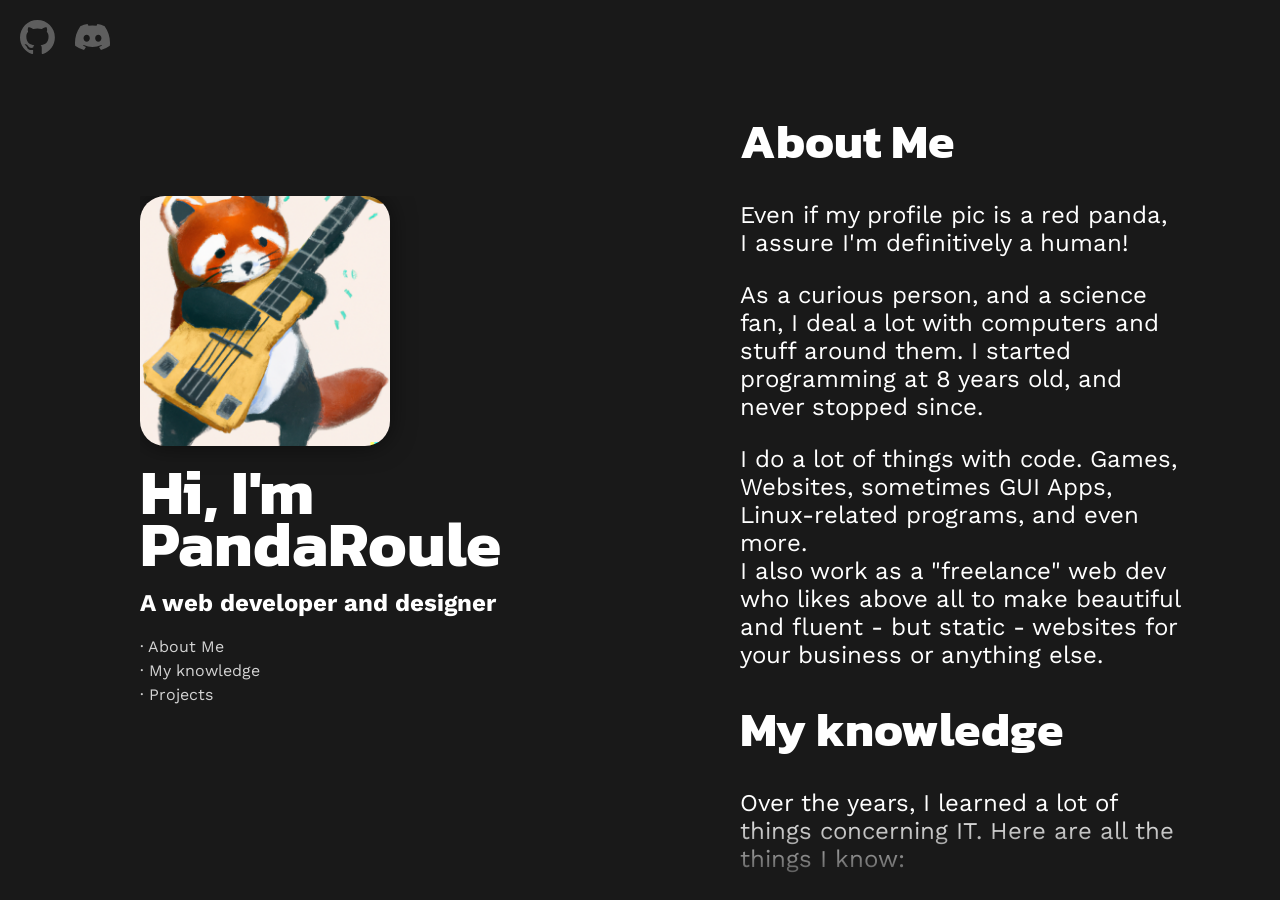
<file: index.html>
<!DOCTYPE html>
<html lang="en">
<head>
    <meta charset="UTF-8">
    <meta name="viewport" content="width=device-width, initial-scale=1.0">
    <title>PandaRoule</title>

    <link rel="stylesheet" href="style.css">
    <link rel="icon" href="github-mark-white.svg">

    <!-- Google Fonts API -->
    <link rel="preconnect" href="https://fonts.googleapis.com">
    <link rel="preconnect" href="https://fonts.gstatic.com" crossorigin>
    <link href="https://fonts.googleapis.com/css2?family=Kanit:wght@900&family=Work+Sans&display=swap" rel="stylesheet">    


</head>

<body>
    <div class="social">
        <a href="https://github.com/khyrthy" target="_blank" class="social-link"><img src="github-mark-white.svg" alt="GitHub" class="social-img"></a>
        <a href="https://discord.com/users/864422952115240961" target="_blank" class="social-link"><img src="discord-mark-white.svg" alt="Discord" class="social-img"></a>
    </div>

    <div class="wrapper" id="header-wrapper">

    <header>


        <img src="profile.png" alt="" id="profile">

        <h1 id="main">Hi, I'm <br> PandaRoule</h1>
        <h2 id="sub">A web developer and designer</h2>

        <nav>

            <a href=#about class="nav">About Me</a>
            <a href=#knowledge class="nav">My knowledge</a>
            <a href=#projects class="nav">Projects</a>

        </nav>


    </header>

    </div>

    <div class="wrapper" id="body-wrapper">


    <div id="body">
    
        <h1 id="about">About Me</h1>

        <p>
            Even if my profile pic is a red panda, I assure I'm definitively a human!
        </p>
        <p>
            As a curious person, and a science fan, I deal a lot with computers and stuff around them. I started programming at 8 years old, and never stopped since. </p>
        <p>   
            I do a lot of things with code. Games, Websites, sometimes GUI Apps, Linux-related programs, and even more. <br>
            I also work as a "freelance" web dev who likes above all to make beautiful and fluent - but static - websites for your business or anything else.


        </p>
        
        <h1 id="knowledge">My knowledge</h1>

        <p>
            Over the years, I learned a lot of things concerning IT. Here are all the things I know:
        </p>

        <table>

            <tr>

                <td>
                    <h3>Web Design & Creation</h3>
                    <ul>
                        <li>Figma</li>
                        <li>Adobe Illustrator</li>
                        <li>HTML</li>
                        <li>CSS</li>
                        <li>JavaScript (but I almost hate it :)</li>
                    </ul>
                </td>
                <td>
                    <h3>Programming languages</h3>
                    <ul>
                        <li>Python</li>
                        <li>C</li>
                        <li>C++</li>
                        <li>Bash Script</li>
                    </ul>
                </td>

                
            </tr>

            <tr>
                <td>
                    <h3>Technologies</h3>
                    <ul>
                        <li>GNU/Linux</li>
                        <li>Apache</li>
                    </ul>
                </td>
            </tr>

        </table>

        <h1 id="projects">Projects I did</h1>

        <p>
            Here are all the projects I had over the years: 
        </p>

        <div id="project-wiewport">
            <a href="https://github.com/khyrthy/NUER" class="project" target="_blank">
                <h3 class="project-title">Nao's Universe: Endless Run</h3>
                <p class="project-desc">N.U.E.R wasn't the first game I made, but it was the first that really got published, over GitHub and, for a time, itch.io. It was really hard work, and took me almost one year (with big breaks) to complete.</p>
            </a>

            <a href="https://github.com/khyrthy/SAM" class="project" target="_blank">
                <h3 class="project-title">SAM/SPM</h3>
                <p class="project-desc">SAM (former SPM) was a package manager for big projects like graphical applications, built as an alternative to Flatpak, originally made for Swap OS, a Linux distro that never saw the light of the sun.</p>
            </a>
            
            <a href="https://github.com/khyrthy/Clist" class="project" target="_blank">
                <h3 class="project-title">CList</h3>
                <p class="project-desc">CList was a small project made in less than one week, with the idea of making a CLI-based to do list for terminal-centric linux distros.</p>
            </a>
        </div>

    </div>

    </div>

</body>
</html>
</file>
<file: style.css>
* {
    -ms-overflow-style: none;
    scrollbar-width: none;
}

*::-webkit-scrollbar {
    display: none;
}

html, body, * {
    scroll-behavior: smooth;
}

html, body {


    width: 100vw;
    height: 100vh;

    margin: 0; padding: 0;

    display: flex;
    flex-direction: row;

    overflow-x: hidden;

    background-color: rgb(25, 25, 25);

    
}

body::-webkit-scrollbar {
    display: none;
}

* {
    color: white;
    font-family: "Work Sans";
}


header {


    overflow-y: hidden;

    display: flex;
    flex-direction: column;
    justify-content: center;
    gap: 20px;

    position: sticky;
    top: 0px;
    left: 0px;

    overflow-x: hidden;


}

#profile {

    height: 250px;
    width: 250px;

    border-radius: 25px;

    box-shadow: 0px 0px 25px rgba(0, 0, 0, 0.5);
    transition: all 0.2s ease-in-out;
}

#profile:hover {

    box-shadow: 0px 0px 50px rgba(0, 0, 0, 0.8);
}

#main {

    margin: 0; padding: 0;
    line-height: 0.8em;

    font-family: "Kanit";
    font-size: 4em;
}

#sub {

    margin: 0; padding: 0;
    font-family: "Work Sans";

}

nav {

    display: flex;
    flex-direction: column;
    gap: 5px;

}

.nav {
    font-family: "Work Sans";
    color: lightgray;
    text-decoration: none;

    transition: all 0.2s ease-in-out;
}

.nav:hover {
    padding-left: 5px;
    color: white;
}

.nav::before {
    content: "· ";
}

#body {

    padding: 100px;

    overflow-y: scroll;
    -ms-overflow-style: none;
    scrollbar-width: none;

}

#body::-webkit-scrollbar {
    display: none;
}

#body::after {

    content: "";

    position: absolute;
    left: 50vw;
    right: 0;
    top: 0;
    bottom: 0;

    background: linear-gradient(180deg, rgba(25,25,25,0) 90%, rgba(25,25,25,1) 100%);


}

h1 {
    font-family: "Kanit";
    font-size: 3em;

    padding: 0;
    margin: 5px 0px 5px 0px;

}

p {
    font-family: "Work Sans";
    font-size: 1.5em;
}

tr {
    vertical-align: top;
    padding: 0;
    margin: 0;
}

td {

    padding: 0px 10px 0px 10px;
}

#project-viewport {

    display: flex;
    flex-direction: column;

}

.project {

    position: relative;
    z-index: 2;


    display: block;
    text-decoration: none;

    transition: all 0.2s ease-in-out;
    padding: 20px;

}

.project:hover {
    background-color: rgb(20, 20, 20);
}

.project-title {
    padding: 0; margin: 0;
    margin-bottom: 10px;
}

.project-desc {
    font-size: 1em;
    padding: 0; margin: 0;
}

a {
    display: inline;
}

.social-link {
    padding: 0;
}


.social-img {
    width: 35px;
    padding: 0;

    filter: opacity(0.3);
    transition: all 0.2s ease-in-out;
}

.social {
    position: absolute;
    top: 0;
    left: 0;

    display: flex;
    flex-direction: row;
    justify-content: center;
    align-items: center;
    padding: 20px;
    gap: 20px;
}


.social-img:hover {
    filter: opacity(1);
}

.wrapper {

    padding: 0;
    margin: 0;

    width: 50vw;
    height: 100vh;

    overflow-y: scroll;
    overflow-x: hidden;

    display: flex;
    flex-direction: column;
    align-items: center;
    justify-content: center;

}


@media screen and (max-width: 1190px) {

    html, body {
        flex-direction: column;
    }
 
    .wrapper {
        width: 100vw;
        min-height: 100vh;

        overflow-y: visible;
        overflow-x: visible;
    }

    header {
        position: static;
    }

    #body {
        min-height: 100vh;
        overflow-y: visible;        
    }

 
}

@media screen and (orientation: portrait) {

    #profile {
        height: 250px;
        width: 250px;
    }

    #main {
        font-size: 3em;
    }

    #sub {
        font-size: 1.2em;
    }

    .nav {
        font-size: 1.3em;
    }

}
</file>
